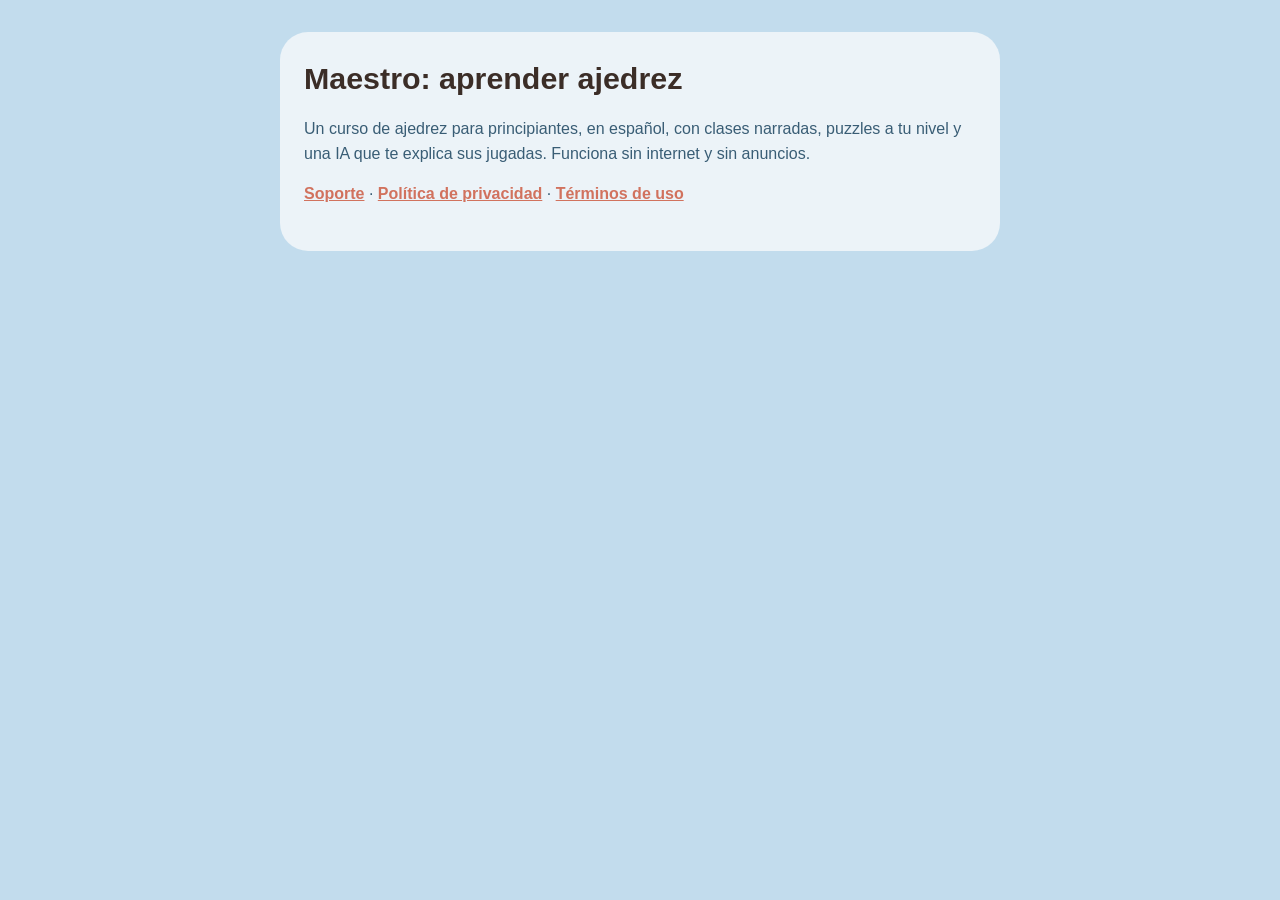
<file: index.html>
<!doctype html>
<html lang="es">
<head>
<meta charset="utf-8">
<meta name="viewport" content="width=device-width, initial-scale=1">
<title>Maestro · Aprender ajedrez</title>
<link rel="stylesheet" href="estilo.css">
</head>
<body>
<main>
<h1>Maestro: aprender ajedrez</h1>
<p>Un curso de ajedrez para principiantes, en español, con clases narradas, puzzles a tu nivel y una IA que te explica sus jugadas. Funciona sin internet y sin anuncios.</p>
<p><a href="soporte.html">Soporte</a> · <a href="privacidad.html">Política de privacidad</a> · <a href="https://www.apple.com/legal/internet-services/itunes/dev/stdeula/">Términos de uso</a></p>
</main>
</body>
</html>
</file>
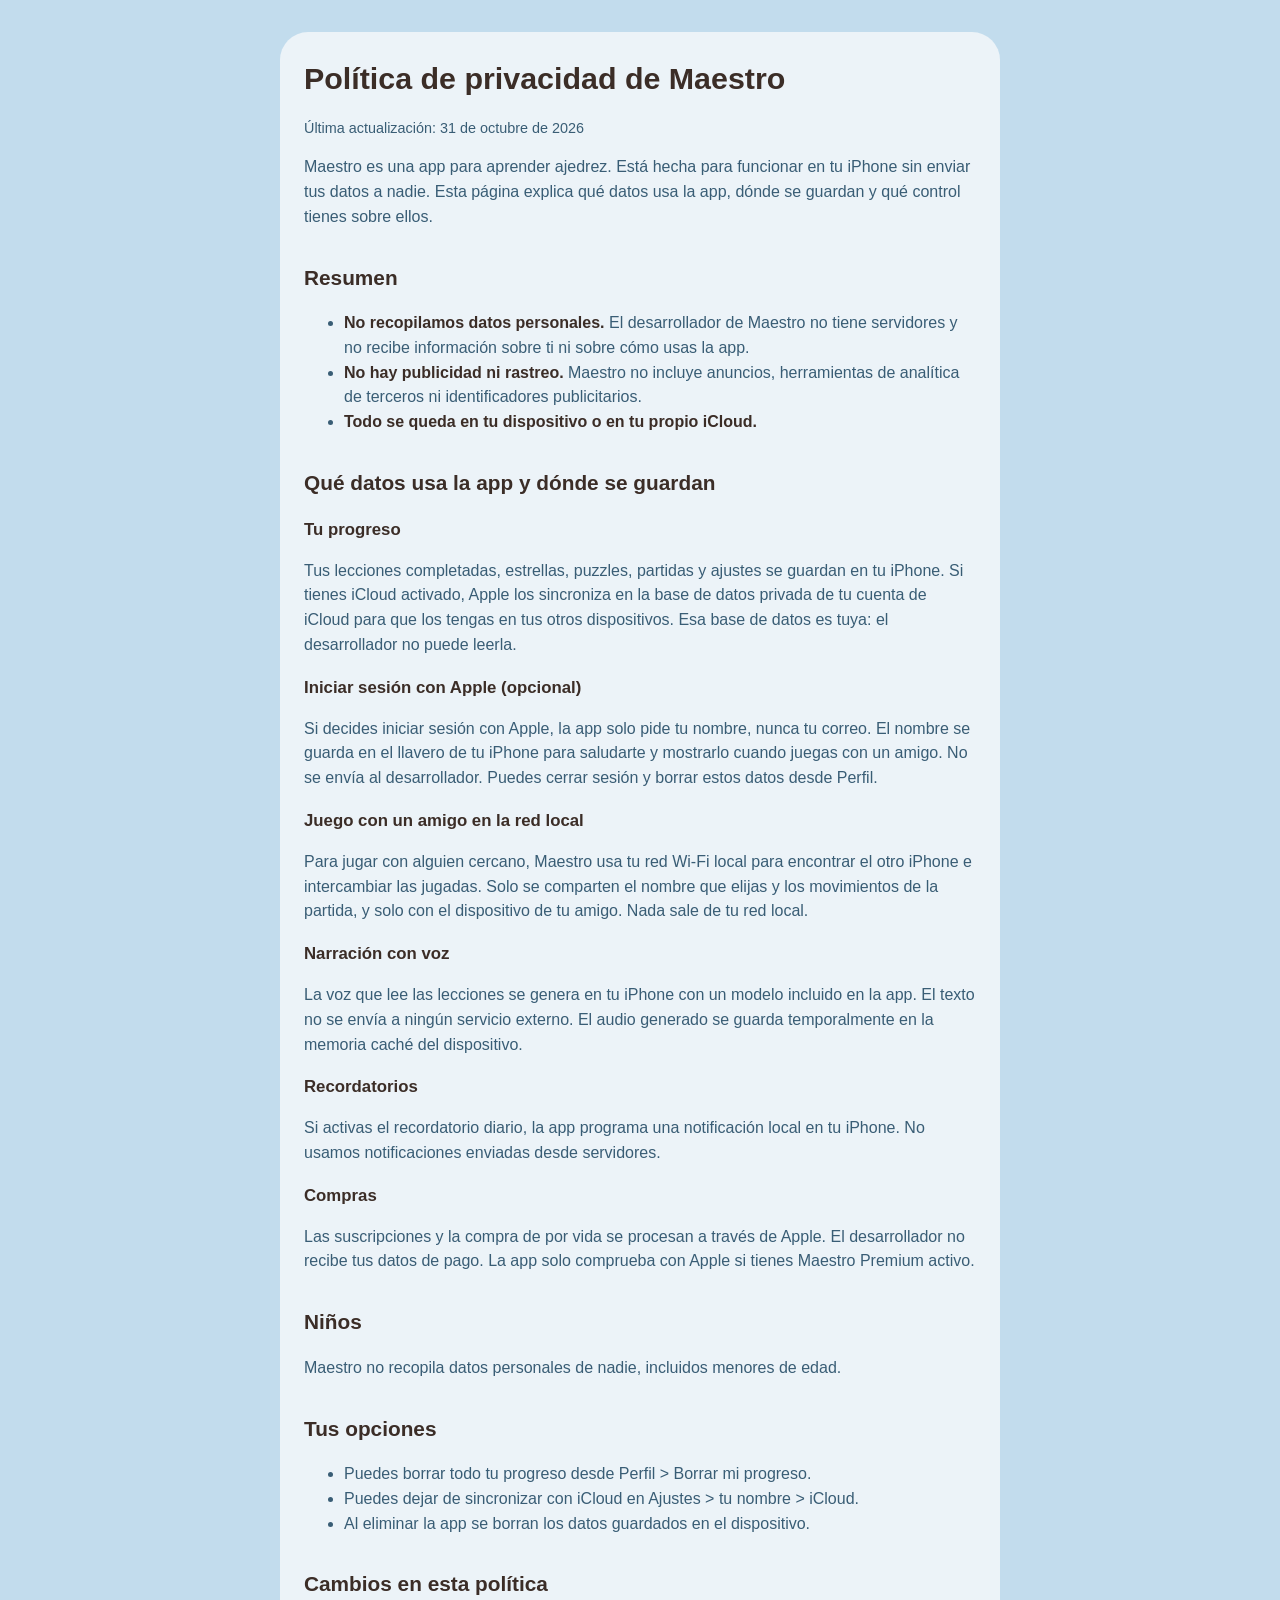
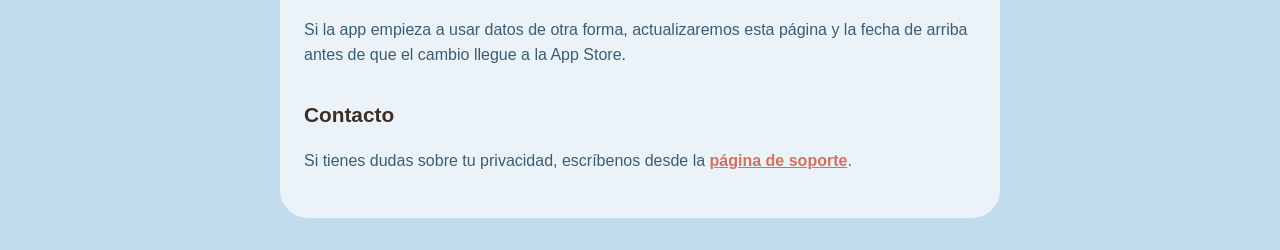
<file: privacidad.html>
<!doctype html>
<html lang="es">
<head>
<meta charset="utf-8">
<meta name="viewport" content="width=device-width, initial-scale=1">
<title>Maestro · Política de privacidad</title>
<link rel="stylesheet" href="estilo.css">
</head>
<body>
<main>
<h1>Política de privacidad de Maestro</h1>
<p class="fecha">Última actualización: 31 de octubre de 2026</p>

<p>Maestro es una app para aprender ajedrez. Está hecha para funcionar en tu iPhone sin enviar tus datos a nadie. Esta página explica qué datos usa la app, dónde se guardan y qué control tienes sobre ellos.</p>

<h2>Resumen</h2>
<ul>
  <li><strong>No recopilamos datos personales.</strong> El desarrollador de Maestro no tiene servidores y no recibe información sobre ti ni sobre cómo usas la app.</li>
  <li><strong>No hay publicidad ni rastreo.</strong> Maestro no incluye anuncios, herramientas de analítica de terceros ni identificadores publicitarios.</li>
  <li><strong>Todo se queda en tu dispositivo o en tu propio iCloud.</strong></li>
</ul>

<h2>Qué datos usa la app y dónde se guardan</h2>
<h3>Tu progreso</h3>
<p>Tus lecciones completadas, estrellas, puzzles, partidas y ajustes se guardan en tu iPhone. Si tienes iCloud activado, Apple los sincroniza en la base de datos privada de tu cuenta de iCloud para que los tengas en tus otros dispositivos. Esa base de datos es tuya: el desarrollador no puede leerla.</p>

<h3>Iniciar sesión con Apple (opcional)</h3>
<p>Si decides iniciar sesión con Apple, la app solo pide tu nombre, nunca tu correo. El nombre se guarda en el llavero de tu iPhone para saludarte y mostrarlo cuando juegas con un amigo. No se envía al desarrollador. Puedes cerrar sesión y borrar estos datos desde Perfil.</p>

<h3>Juego con un amigo en la red local</h3>
<p>Para jugar con alguien cercano, Maestro usa tu red Wi-Fi local para encontrar el otro iPhone e intercambiar las jugadas. Solo se comparten el nombre que elijas y los movimientos de la partida, y solo con el dispositivo de tu amigo. Nada sale de tu red local.</p>

<h3>Narración con voz</h3>
<p>La voz que lee las lecciones se genera en tu iPhone con un modelo incluido en la app. El texto no se envía a ningún servicio externo. El audio generado se guarda temporalmente en la memoria caché del dispositivo.</p>

<h3>Recordatorios</h3>
<p>Si activas el recordatorio diario, la app programa una notificación local en tu iPhone. No usamos notificaciones enviadas desde servidores.</p>

<h3>Compras</h3>
<p>Las suscripciones y la compra de por vida se procesan a través de Apple. El desarrollador no recibe tus datos de pago. La app solo comprueba con Apple si tienes Maestro Premium activo.</p>

<h2>Niños</h2>
<p>Maestro no recopila datos personales de nadie, incluidos menores de edad.</p>

<h2>Tus opciones</h2>
<ul>
  <li>Puedes borrar todo tu progreso desde Perfil &gt; Borrar mi progreso.</li>
  <li>Puedes dejar de sincronizar con iCloud en Ajustes &gt; tu nombre &gt; iCloud.</li>
  <li>Al eliminar la app se borran los datos guardados en el dispositivo.</li>
</ul>

<h2>Cambios en esta política</h2>
<p>Si la app empieza a usar datos de otra forma, actualizaremos esta página y la fecha de arriba antes de que el cambio llegue a la App Store.</p>

<h2>Contacto</h2>
<p>Si tienes dudas sobre tu privacidad, escríbenos desde la <a href="soporte.html">página de soporte</a>.</p>
</main>
</body>
</html>
</file>
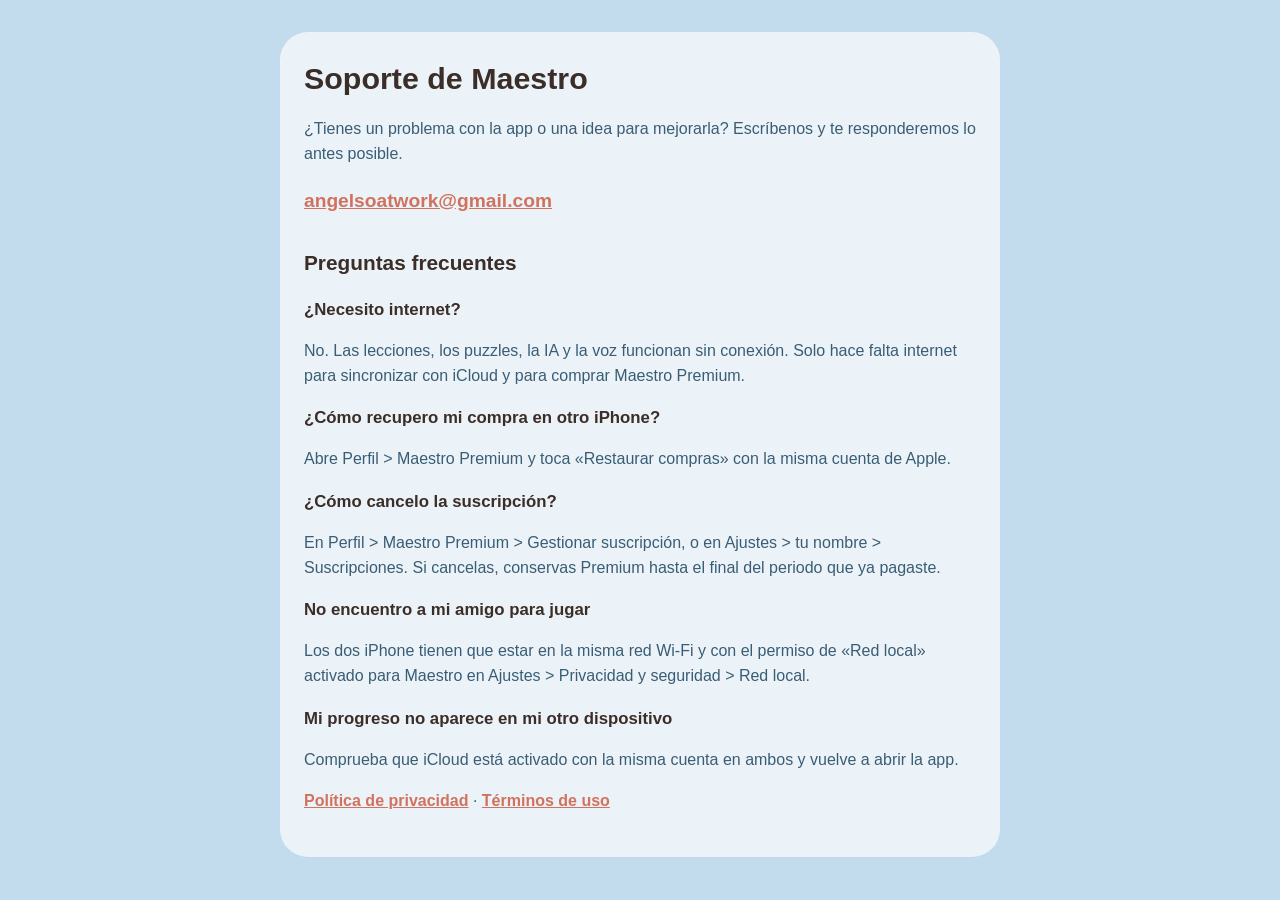
<file: soporte.html>
<!doctype html>
<html lang="es">
<head>
<meta charset="utf-8">
<meta name="viewport" content="width=device-width, initial-scale=1">
<title>Maestro · Soporte</title>
<link rel="stylesheet" href="estilo.css">
</head>
<body>
<main>
<h1>Soporte de Maestro</h1>
<p>¿Tienes un problema con la app o una idea para mejorarla? Escríbenos y te responderemos lo antes posible.</p>
<p class="contacto"><a href="mailto:angelsoatwork@gmail.com">angelsoatwork@gmail.com</a></p>

<h2>Preguntas frecuentes</h2>
<h3>¿Necesito internet?</h3>
<p>No. Las lecciones, los puzzles, la IA y la voz funcionan sin conexión. Solo hace falta internet para sincronizar con iCloud y para comprar Maestro Premium.</p>

<h3>¿Cómo recupero mi compra en otro iPhone?</h3>
<p>Abre Perfil &gt; Maestro Premium y toca «Restaurar compras» con la misma cuenta de Apple.</p>

<h3>¿Cómo cancelo la suscripción?</h3>
<p>En Perfil &gt; Maestro Premium &gt; Gestionar suscripción, o en Ajustes &gt; tu nombre &gt; Suscripciones. Si cancelas, conservas Premium hasta el final del periodo que ya pagaste.</p>

<h3>No encuentro a mi amigo para jugar</h3>
<p>Los dos iPhone tienen que estar en la misma red Wi-Fi y con el permiso de «Red local» activado para Maestro en Ajustes &gt; Privacidad y seguridad &gt; Red local.</p>

<h3>Mi progreso no aparece en mi otro dispositivo</h3>
<p>Comprueba que iCloud está activado con la misma cuenta en ambos y vuelve a abrir la app.</p>

<p><a href="privacidad.html">Política de privacidad</a> · <a href="https://www.apple.com/legal/internet-services/itunes/dev/stdeula/">Términos de uso</a></p>
</main>
</body>
</html>
</file>
<file: estilo.css>
:root {
  --sky: #C2DCED;
  --ice: #ECF3F8;
  --brown: #3B2D27;
  --dark-blue: #395D75;
  --orange: #D1725E;
}
* { box-sizing: border-box; }
body {
  margin: 0;
  background: var(--sky);
  color: var(--brown);
  font-family: "Alexandria", -apple-system, BlinkMacSystemFont, "Segoe UI", sans-serif;
  line-height: 1.55;
}
main {
  max-width: 720px;
  margin: 32px auto;
  padding: 28px 24px;
  background: var(--ice);
  border-radius: 28px;
}
h1 { font-size: 1.9rem; line-height: 1.2; margin-top: 0; }
h2 { font-size: 1.3rem; margin-top: 2rem; }
h3 { font-size: 1.05rem; margin-bottom: .3rem; }
p, li { color: var(--dark-blue); }
strong { color: var(--brown); }
a { color: var(--orange); font-weight: 600; }
.fecha { font-size: .9rem; }
.contacto { font-size: 1.2rem; }
@media (max-width: 760px) {
  main { margin: 16px; padding: 22px 18px; }
}
</file>
